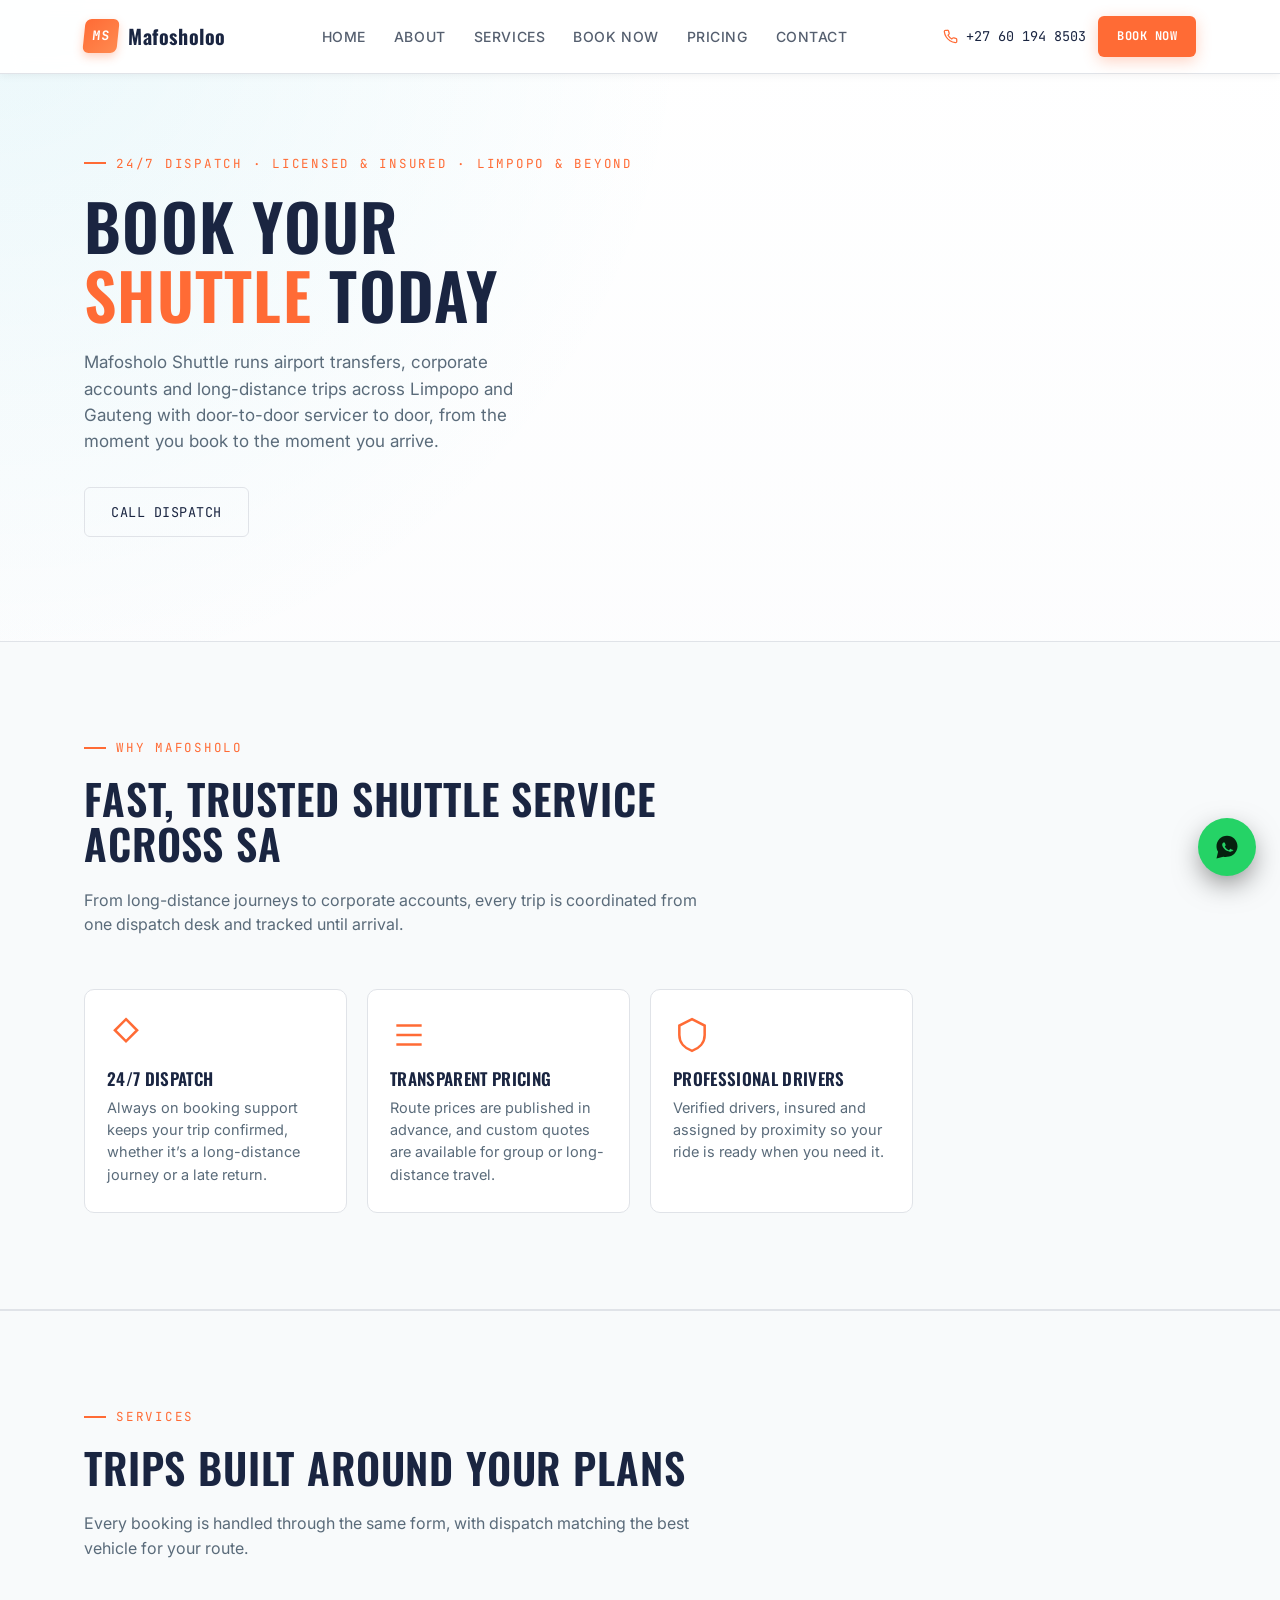
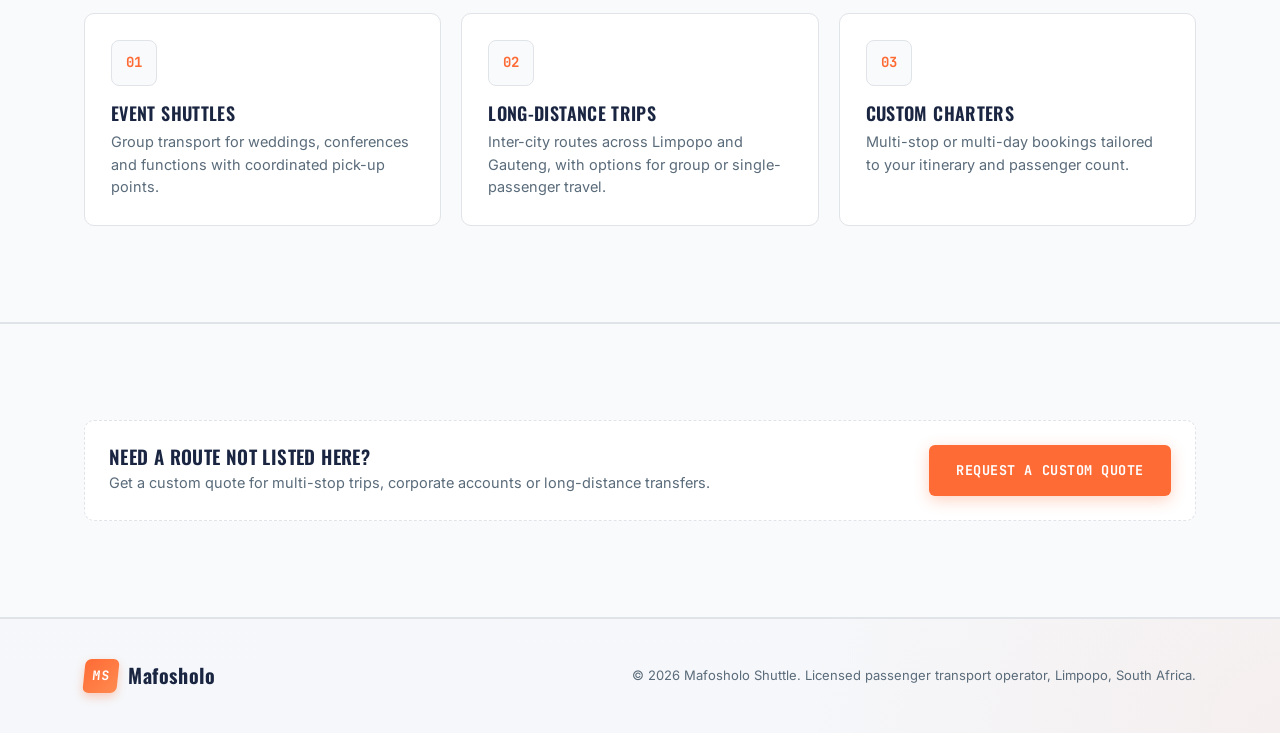
<file: index.html>
<!DOCTYPE html>
<html lang="en">
<head>
<meta charset="UTF-8">
<meta name="viewport" content="width=device-width, initial-scale=1.0">
<title>Mafoshololo Shuttle — Book Your Shuttle Today</title>
<link rel="preconnect" href="https://fonts.googleapis.com">
<link rel="preconnect" href="https://fonts.gstatic.com" crossorigin>
<link href="https://fonts.googleapis.com/css2?family=Oswald:wght@400;500;600;700&family=Inter:wght@400;500;600;700&family=JetBrains+Mono:wght@400;500;700&display=swap" rel="stylesheet">
<link rel="stylesheet" href="style.css">
</head>
<body>

<header>
  <div class="nav">
    <a href="#home" class="logo"><span class="badge">MS</span> Mafosholoo</a>
    <ul class="navlinks">
      <li><a href="#home">Home</a></li>
      <li><a href="about.html">About</a></li>
      <li><a href="services.html">Services</a></li>
      <li><a href="book.html">Book Now</a></li>
      <li><a href="pricing.html">Pricing</a></li>
      <li><a href="contact.html">Contact</a></li>
    </ul>
    <div class="nav-actions">
      <a class="nav-phone" href="tel:++27 60 194 8503">
        <svg viewBox="0 0 24 24" fill="none" stroke-width="2"><path d="M22 16.92v3a2 2 0 0 1-2.18 2 19.79 19.79 0 0 1-8.63-3.07 19.5 19.5 0 0 1-6-6 19.79 19.79 0 0 1-3.07-8.67A2 2 0 0 1 4.11 2h3a2 2 0 0 1 2 1.72c.127.96.361 1.903.7 2.81a2 2 0 0 1-.45 2.11L8.09 9.91a16 16 0 0 0 6 6l1.27-1.27a2 2 0 0 1 2.11-.45c.907.339 1.85.573 2.81.7A2 2 0 0 1 22 16.92z"/></svg>
        +27 60 194 8503
      </a>
      <a href="book.html" class="btn btn-amber btn-sm">Book Now</a>
      <button class="navtoggle" id="navToggle" aria-label="Menu">☰</button>
    </div>
  </div>
</header>

<!-- HOME / HERO -->
<section class="hero" id="home">
  <div class="wrap">
    <div class="hero-grid">
      <div>
        <div class="eyebrow">24/7 Dispatch · Licensed &amp; Insured · Limpopo &amp; Beyond</div>
        <h1>Book Your <span>Shuttle</span> Today</h1>
        <p class="lead">Mafosholo Shuttle runs airport transfers, corporate accounts and long-distance trips across Limpopo and Gauteng with door-to-door servicer to door, from the moment you book to the moment you arrive.</p>
        <div class="hero-ctas">
          <a href="tel:+27601948503" class="btn btn-outline">Call dispatch</a>
        </div>
      </div>

    </div>
  </div>
</section>

<section class="why" id="why">
  <div class="wrap">
    <div class="section-head">
      <div class="eyebrow">Why Mafosholo</div>
      <h2>Fast, trusted shuttle service across SA</h2>
      <p>From long-distance journeys to corporate accounts, every trip is coordinated from one dispatch desk and tracked until arrival.</p>
    </div>
    <div class="why-grid">
      <div class="why-card">
        <svg class="icon" viewBox="0 0 24 24"><path d="M12 2l7 7-7 7-7-7 7-7z"/></svg>
        <h3>24/7 dispatch</h3>
        <p>Always on booking support keeps your trip confirmed, whether it’s a long-distance journey or a late return.</p>
      </div>
      <div class="why-card">
        <svg class="icon" viewBox="0 0 24 24"><path d="M4 12h16M4 6h16M4 18h16"/></svg>
        <h3>Transparent pricing</h3>
        <p>Route prices are published in advance, and custom quotes are available for group or long-distance travel.</p>
      </div>
      <div class="why-card">
        <svg class="icon" viewBox="0 0 24 24"><path d="M12 2l8 4v6c0 5-3.5 8.5-8 10-4.5-1.5-8-5-8-10V6l8-4z"/></svg>
        <h3>Professional drivers</h3>
        <p>Verified drivers, insured and assigned by proximity so your ride is ready when you need it.</p>
      </div>
    </div>
  </div>
</section>

<section class="services" id="services">
  <div class="wrap">
    <div class="section-head">
      <div class="eyebrow">Services</div>
      <h2>Trips built around your plans</h2>
      <p>Every booking is handled through the same form, with dispatch matching the best vehicle for your route.</p>
    </div>
    <div class="svc-grid">
      
      <div class="svc-card">
        <div class="shield">01</div>
        <h3>Event Shuttles</h3>
        <p>Group transport for weddings, conferences and functions with coordinated pick-up points.</p>
      </div>
      <div class="svc-card">
        <div class="shield">02</div>
        <h3>Long-distance Trips</h3>
        <p>Inter-city routes across Limpopo and Gauteng, with options for group or single-passenger travel.</p>
      </div>
     
      <div class="svc-card">
        <div class="shield">03</div>
        <h3>Custom Charters</h3>
        <p>Multi-stop or multi-day bookings tailored to your itinerary and passenger count.</p>
      </div>
    </div>
  </div>
</section>

<section class="services" id="quote">
  <div class="wrap">
    <div class="quote-cta">
      <div>
        <h3>Need a route not listed here?</h3>
        <p>Get a custom quote for multi-stop trips, corporate accounts or long-distance transfers.</p>
      </div>
      <a href="contact.html" class="btn btn-amber">Request a custom quote</a>
    </div>
  </div>
</section>

<footer>
  <div class="wrap foot-row">
    <a href="index.html" class="logo"><span class="badge">MS</span> Mafosholo</a>
    <p>© 2026 Mafosholo Shuttle. Licensed passenger transport operator, Limpopo, South Africa.</p>
  </div>
</footer>

<a href="https://wa.me/+27 60 194 8503" target="_blank" class="wa-float" aria-label="Chat on WhatsApp">
  <svg viewBox="0 0 32 32"><path d="M16.001 3C9.373 3 4 8.373 4 15c0 2.348.652 4.542 1.786 6.414L4 29l7.79-1.748A11.93 11.93 0 0 0 16.001 27C22.63 27 28 21.627 28 15S22.63 3 16.001 3zm6.14 16.94c-.264.744-1.517 1.42-2.09 1.487-.554.066-1.02.28-3.44-.72-2.918-1.207-4.775-4.05-4.918-4.24-.144-.19-1.175-1.562-1.175-2.98 0-1.418.744-2.114 1.008-2.403.264-.29.577-.362.77-.362.19 0 .385.002.552.01.177.008.415-.067.65.497.264.635.897 2.19.976 2.35.08.16.132.347.026.557-.106.21-.16.34-.317.523-.16.183-.334.408-.478.548-.16.157-.325.328-.14.643.185.316.822 1.36 1.766 2.203 1.213 1.083 2.236 1.42 2.552 1.58.316.157.502.132.687-.08.185-.21.79-.92.998-1.236.21-.316.42-.263.71-.157.29.105 1.84.868 2.156 1.025.316.158.527.237.605.37.08.132.08.762-.184 1.505z"/></svg>
</a>

<script src="script.js"></script>

</body>
</html>
</file>
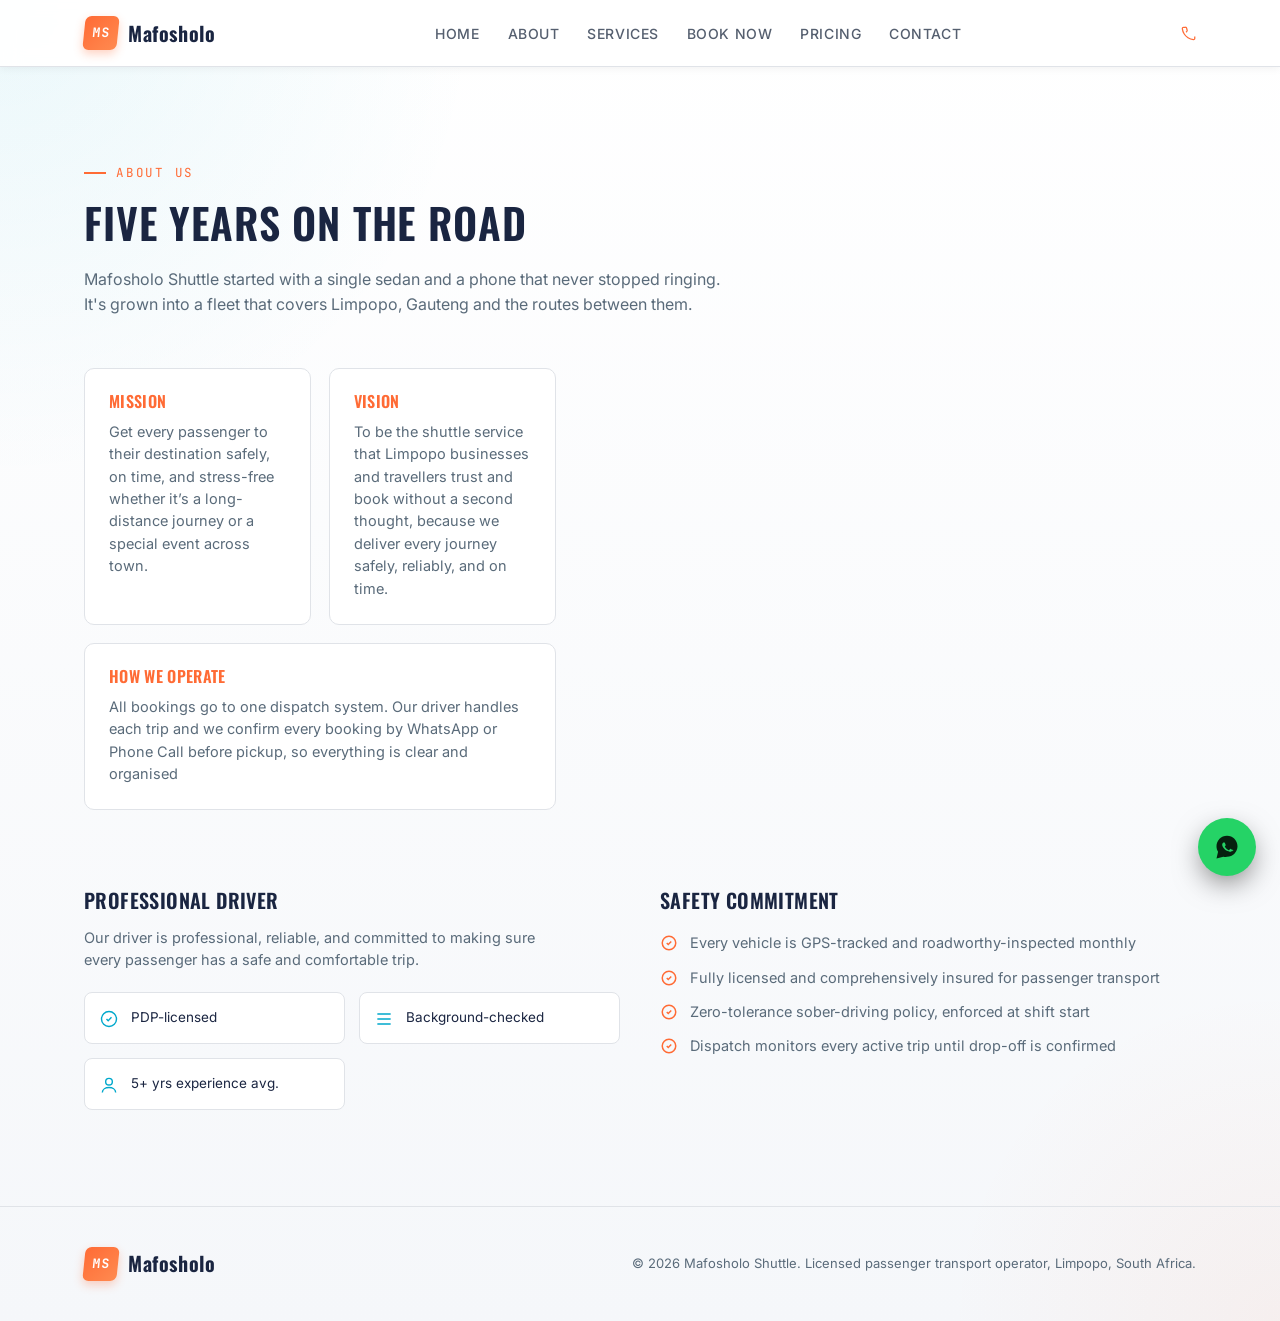
<file: about.html>
<!DOCTYPE html>
<html lang="en">
<head>
<meta charset="UTF-8">
<meta name="viewport" content="width=device-width, initial-scale=1.0">
<title>About — Mafosholo Shuttle</title>
<link rel="preconnect" href="https://fonts.googleapis.com">
<link rel="preconnect" href="https://fonts.gstatic.com" crossorigin>
<link href="https://fonts.googleapis.com/css2?family=Oswald:wght@400;500;600;700&family=Inter:wght@400;500;600;700&family=JetBrains+Mono:wght@400;500;700&display=swap" rel="stylesheet">
<link rel="stylesheet" href="style.css">
</head>
<body>
<header>
  <div class="nav">
    <a href="index.html" class="logo"><span class="badge">MS</span> Mafosholo</a>
    <ul class="navlinks">
      <li><a href="index.html">Home</a></li>
      <li><a href="about.html">About</a></li>
      <li><a href="services.html">Services</a></li>
      <li><a href="book.html">Book Now</a></li>
      <li><a href="pricing.html">Pricing</a></li>
      <li><a href="contact.html">Contact</a></li>
    </ul>
    <div class="nav-actions">
      <a class="nav-phone" href="tel:++27601948503">
        <svg viewBox="0 0 24 24" fill="none" stroke-width="2"><path d="M22 16.92v3a2 2 0 0 1-2.18 2 19.79 19.79 0 0 1-8.63-3.07 19.5 19.5 0 0 1-6-6 19.79 19.79 0 0 1-3.07-8.67A2 2 0 0 1 4.11 2h3a2 2 0 0 1 2 1.72c.127.96.361 1.903.7 2.81a2 2 0 0 1-.45 2.11L8.09 9.91a16 16 0 0 极客时间
      </a>
      <a href="book.html" class="btn btn-amber btn-sm">Book Now</a>
      <button class="navtoggle" id="navToggle" aria-label="Menu">☰</button>
    </div>
  </div>
</header>

<section id="about">
  <div class="wrap">
    <div class="section-head">
      <div class="eyebrow">About Us</div>
      <h2>Five years on the road</h2>
      <p>Mafosholo Shuttle started with a single sedan and a phone that never stopped ringing. It's grown into a fleet that covers Limpopo, Gauteng and the routes between them.</p>
    </div>

    <div class="about-top">
      <div class="mv-grid">
        <div class="mv-card">
          <h3>Mission</h3>
          <p>Get every passenger to their destination safely, on time, and stress-free whether it’s a long-distance journey or a special event across town.</p>
        </div>
        <div class="mv-card">
          <h3>Vision</h3>
          <p>To be the shuttle service that Limpopo businesses and travellers trust and book without a second thought, because we deliver every journey safely, reliably, and on time.
</p>
        </div>
        <div class="mv-card" style="grid-column:1/-1;">
          <h3>How we operate</h3>
          <p>
            All bookings go to one dispatch system. Our driver handles each trip and we confirm every booking by WhatsApp or Phone Call before pickup, so everything is clear and organised 
          </p>
        </div>
      </div>
    </div>

    <div class="about-lower">
      <div>
        <h3 style="font-size:20px;color:var(--off);">Professional driver</h3>
        <p style="color:var(--muted);font-size:14.5px;max-width:480px;">Our driver is professional, reliable, and committed to making sure every passenger has a safe and comfortable trip.</p>
        <div class="driver-badges">
          <div class="badge-item">
            <svg viewBox="0 0 24 24"><path d="M9 12l2 2 4-4"/><circle cx="12" cy="12" r="9"/></svg>
            <span>PDP-licensed</span>
          </div>
          <div class="badge-item">
            <svg viewBox="0 0 24 24"><path d="M4 12h16M4 6h16M4 18h16"/></svg>
            <span>Background-checked</span>
          </div>
          <div class="badge-item">
            <svg viewBox="0 0 24 24"><circle cx="12" cy="8" r="4"/><path d="M4 21c0-4 4-6 8-6s8 2 8 6"/></svg>
            <span>5+ yrs experience avg.</span>
          </div>
        </div>
      </div>

      <div>
        <h3 style="font-size:20px;color:var(--off);">Safety commitment</h3>
        <p style="color:var(--muted);font-size:14.5px;max-width:480px;"></p>
        <ul class="safety-list">
          <li><svg viewBox="0 0 24 24"><path d="M9 12l2 2 4-4"/><circle cx="12" cy="12" r="9"/></svg> Every vehicle is GPS-tracked and roadworthy-inspected monthly</li>
          <li><svg viewBox="0 0 24 24"><path d="M9 12l2 2 4-4"/><circle cx="12" cy="12" r="9"/></svg> Fully licensed and comprehensively insured for passenger transport</li>
          <li><svg viewBox="0 0 24 24"><path d="M9 12l2 2 4-4"/><circle cx="12" cy="12" r="9"/></svg> Zero-tolerance sober-driving policy, enforced at shift start</li>
          <li><svg viewBox="0 0 24 24"><path d="M9 12l2 2 4-4"/><circle cx="12" cy="12" r="9"/></svg> Dispatch monitors every active trip until drop-off is confirmed</li>
        </ul>
      </div>
    </div>
  </div>
</section>

<footer>
  <div class="wrap foot-row">
    <a href="index.html" class="logo"><span class="badge">MS</span> Mafosholo</a>
    <p>© 2026 Mafosholo Shuttle. Licensed passenger transport operator, Limpopo, South Africa.</p>
  </div>
</footer>

<a href="https://wa.me/27835551024" target="_blank" class="wa-float" aria-label="Chat on WhatsApp">
  <svg viewBox="0 0 32 32"><path d="M16.001 3C9.373 3 4 8.373 4 15c0 2.348.652 4.542 1.786 6.414L4 29l7.79-1.748A11.93 11.93 0 0 0 16.001 27C22.63 27 28 21.627 28 15S22.63 3 16.001 3zm6.14 16.94c-.264.744-1.517 1.42-2.09 1.487-.554.066-1.02.28-3.44-.72-2.918-1.207-4.775-4.05-4.918-4.24-.144-.19-1.175-1.562-1.175-2.98 0-1.418.744-2.114 1.008-2.403.264-.29.577-.362.77-.362.19 0 .385.002.552.01.177.008.415-.067.65.497.264.635.897 2.19.976 2.35.08.16.132.347.026.557-.106.21-.16.34-.317.523-.16.183-.334.408-.478.548-.16.157-.325.328-.14.643.185.316.822 1.36 1.766 2.203 1.213 1.083 2.236 1.42 2.552 1.58.316.157.502.132.687-.08.185-.21.79-.92.998-1.236.21-.316.42-.263.71-.157.29.105 1.84.868 2.156 1.025.316.158.527.237.605.37.08.132.08.762-.184 1.505z"/></svg>
</a>

<script src="script.js"></script>
</body>
</html>
</file>
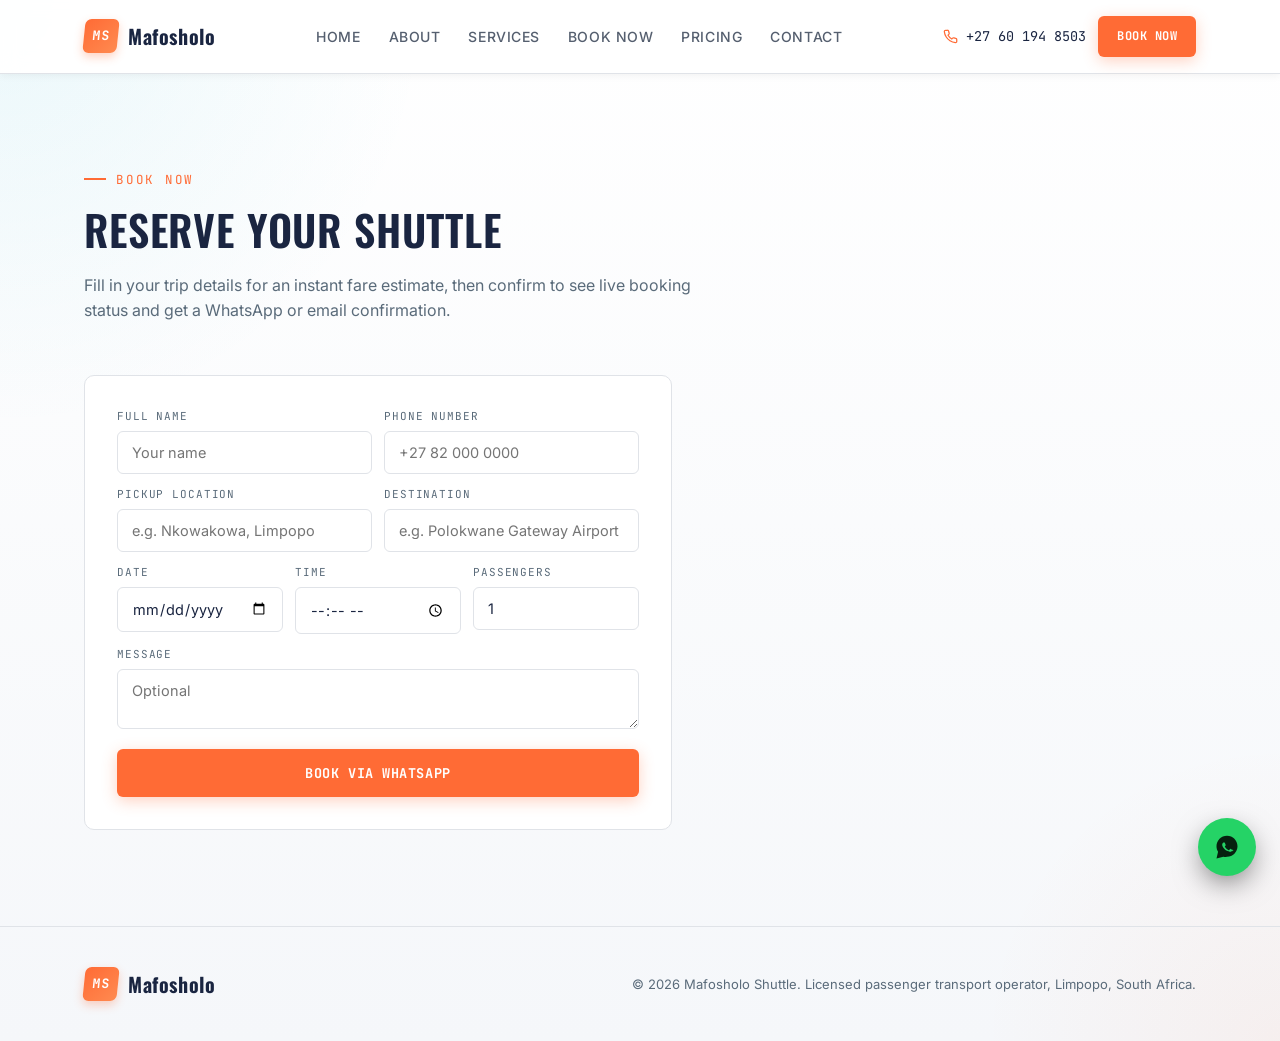
<file: book.html>
<!DOCTYPE html>
<html lang="en">
<head>
<meta charset="UTF-8">
<meta name="viewport" content="width=device-width, initial-scale=1.0">
<title>Book Now — Mafosholo Shuttle</title>
<link rel="preconnect" href="https://fonts.googleapis.com">
<link rel="preconnect" href="https://fonts.gstatic.com" crossorigin>
<link href="https://fonts.googleapis.com/css2?family=Oswald:wght@400;500;600;700&family=Inter:wght@400;500;600;700&family=JetBrains+Mono:wght@400;500;700&display=swap" rel="stylesheet">
<link rel="stylesheet" href="style.css">
</head>
<body>
<header>
  <div class="nav">
    <a href="index.html" class="logo"><span class="badge">MS</span> Mafosholo</a>
    <ul class="navlinks">
      <li><a href="index.html">Home</a></li>
      <li><a href="about.html">About</a></li>
      <li><a href="services.html">Services</a></li>
      <li><a href="book.html">Book Now</a></li>
      <li><a href="pricing.html">Pricing</a></li>
      <li><a href="contact.html">Contact</a></li>
    </ul>
    <div class="nav-actions">
      <a class="nav-phone" href="tel:++27 60 194 8503">
        <svg viewBox="0 0 24 24" fill="none" stroke-width="2"><path d="M22 16.92v3a2 2 0 0 1-2.18 2 19.79 19.79 0 0 1-8.63-3.07 19.5 19.5 0 0 1-6-6 19.79 19.79 0 0 1-3.07-8.67A2 2 0 0 1 4.11 2h3a2 2 0 0 1 2 1.72c.127.96.361 1.903.7 2.81a2 2 0 0 1-.45 2.11L8.09 9.91a16 16 0 0 0 6 6l1.27-1.27a2 2 0 0 1 2.11-.45c.907.339 1.85.573 2.81.7A2 2 0 0 1 22 16.92z"/></svg>
        +27 60 194 8503
      </a>
      <a href="book.html" class="btn btn-amber btn-sm">Book Now</a>
      <button class="navtoggle" id="navToggle" aria-label="Menu">☰</button>
    </div>
  </div>
</header>

<section id="book">
  <div class="wrap">
    <div class="section-head">
      <div class="eyebrow">Book Now</div>
      <h2>Reserve your shuttle</h2>
      <p>Fill in your trip details for an instant fare estimate, then confirm to see live booking status and get a WhatsApp or email confirmation.</p>
    </div>

    <div class="book-grid">
      <form class="book-form" id="bookForm">
        <div class="field-row">
          <div class="field">
            <label for="bName">Full name</label>
            <input type="text" id="bName" placeholder="Your name" required>
          </div>
          <div class="field">
            <label for="bPhone">Phone number</label>
            <input type="tel" id="bPhone" placeholder="+27 82 000 0000" required>
          </div>
        </div>

        <div class="field-row" style="margin-top:12px;">
          <div class="field">
            <label for="bPickup">Pickup location</label>
            <input type="text" id="bPickup" placeholder="e.g. Nkowakowa, Limpopo" required>
          </div>
          <div class="field">
            <label for="bDrop">Destination</label>
            <input type="text" id="bDrop" placeholder="e.g. Polokwane Gateway Airport" required>
          </div>
        </div>

        <div class="field-row3" style="margin-top:12px;">
          <div class="field">
            <label for="bDate">Date</label>
            <input type="date" id="bDate" required>
          </div>
          <div class="field">
            <label for="bTime">Time</label>
            <input type="time" id="bTime" required>
          </div>
          <div class="field">
            <label for="bPassengers">Passengers</label>
            <input type="number" id="bPassengers" min="1" max="20" value="1" required>
          </div>
        </div>

        <div class="field" style="margin-top:12px;">
          <label for="bNotes">Message</label>
          <textarea id="bNotes" rows="2" placeholder="Optional"></textarea>
        </div>

        <button type="submit" class="btn btn-amber btn-block" style="margin-top:20px;">Book via WhatsApp</button>
      </form>

      <div class="status-panel" id="statusPanel" style="display:none;">
        <h3>Booking Status</h3>
        <p class="hint" id="statusHint"></p>
        <div class="status-track">
          <div class="status-line"></div>
          <div class="status-line-fill" id="statusFill"></div>
          <div class="status-step">
            <div class="status-dot"><svg viewBox="0 0 24 24" fill="none" stroke-width="3"><polyline points="20 6 9 17 4 12"></polyline></svg></div>
            <h4>Booking Requested</h4>
            <p>Your booking details have been received</p>
          </div>
          <div class="status-step">
            <div class="status-dot"><svg viewBox="0 0 24 24" fill="none" stroke-width="3"><polyline points="20 6 9 17 4 12"></polyline></svg></div>
            <h4>Confirmed</h4>
            <p>Dispatch center has confirmed your booking</p>
          </div>
          <div class="status-step">
            <div class="status-dot"><svg viewBox="0 0 24 24" fill="none" stroke-width="3"><polyline points="20 6 9 17 4 12"></polyline></svg></div>
            <h4>Driver Assigned</h4>
            <p>Your driver has been assigned and is en route</p>
          </div>
          <div class="status-step">
            <div class="status-dot"><svg viewBox="0 0 24 24" fill="none" stroke-width="3"><polyline points="20 6 9 17 4 12"></polyline></svg></div>
            <h4>Arrived</h4>
            <p>Your shuttle has arrived at pickup point</p>
          </div>
        </div>
        
        <div id="driverCard" class="driver-card">
          <div class="driver-avatar" id="driverInitials"></div>
          <div class="driver-info">
            <b id="driverName"></b>
            <span id="driverVehicle"></span>
          </div>
        </div>

        <div class="confirm-actions" id="confirmActions" style="display:none;">
          <a id="waConfirmBtn" href="#" class="btn btn-whatsapp btn-block">Confirm via WhatsApp</a>
        </div>

        <div class="toast-msg" id="confirmToast">✓ Your booking is confirmed! Check WhatsApp for live updates.</div>
      </div>
    </div>
  </div>
</section>

<footer>
  <div class="wrap foot-row">
    <a href="index.html" class="logo"><span class="badge">MS</span> Mafosholo</a>
    <p>© 2026 Mafosholo Shuttle. Licensed passenger transport operator, Limpopo, South Africa.</p>
  </div>
</footer>

<a href="https://wa.me/27835551024" target="_blank" class="wa-float" aria-label="Chat on WhatsApp">
  <svg viewBox="0 0 32 32"><path d="M16.001 3C9.373 3 4 8.373 4 15c0 2.348.652 4.542 1.786 6.414L4 29l7.79-1.748A11.93 11.93 0 0 0 16.001 27C22.63 27 28 21.627 28 15S22.63 3 16.001 3zm6.14 16.94c-.264.744-1.517 1.42-2.09 1.487-.554.066-1.02.28-3.44-.72-2.918-1.207-4.775-4.05-4.918-4.24-.144-.19-1.175-1.562-1.175-2.98 0-1.418.744-2.114 1.008-2.403.264-.29.577-.362.77-.362.19 0 .385.002.552.01.177.008.415-.067.65.497.264.635.897 2.19.976 2.35.08.16.132.347.026.557-.106.21-.16.34-.317.523-.16.183-.334.408-.478.548-.16.157-.325.328-.14.643.185.316.822 1.36 1.766 2.203 1.213 1.083 2.236 1.42 2.552 1.58.316.157.502.132.687-.08.185-.21.79-.92.998-1.236.21-.316.42-.263.71-.157.29.105 1.84.868 2.156 1.025.316.158.527.237.605.37.08.132.08.762-.184 1.505z"/></svg>
</a>

<script src="script.js"></script>
</body>
</html>
</file>
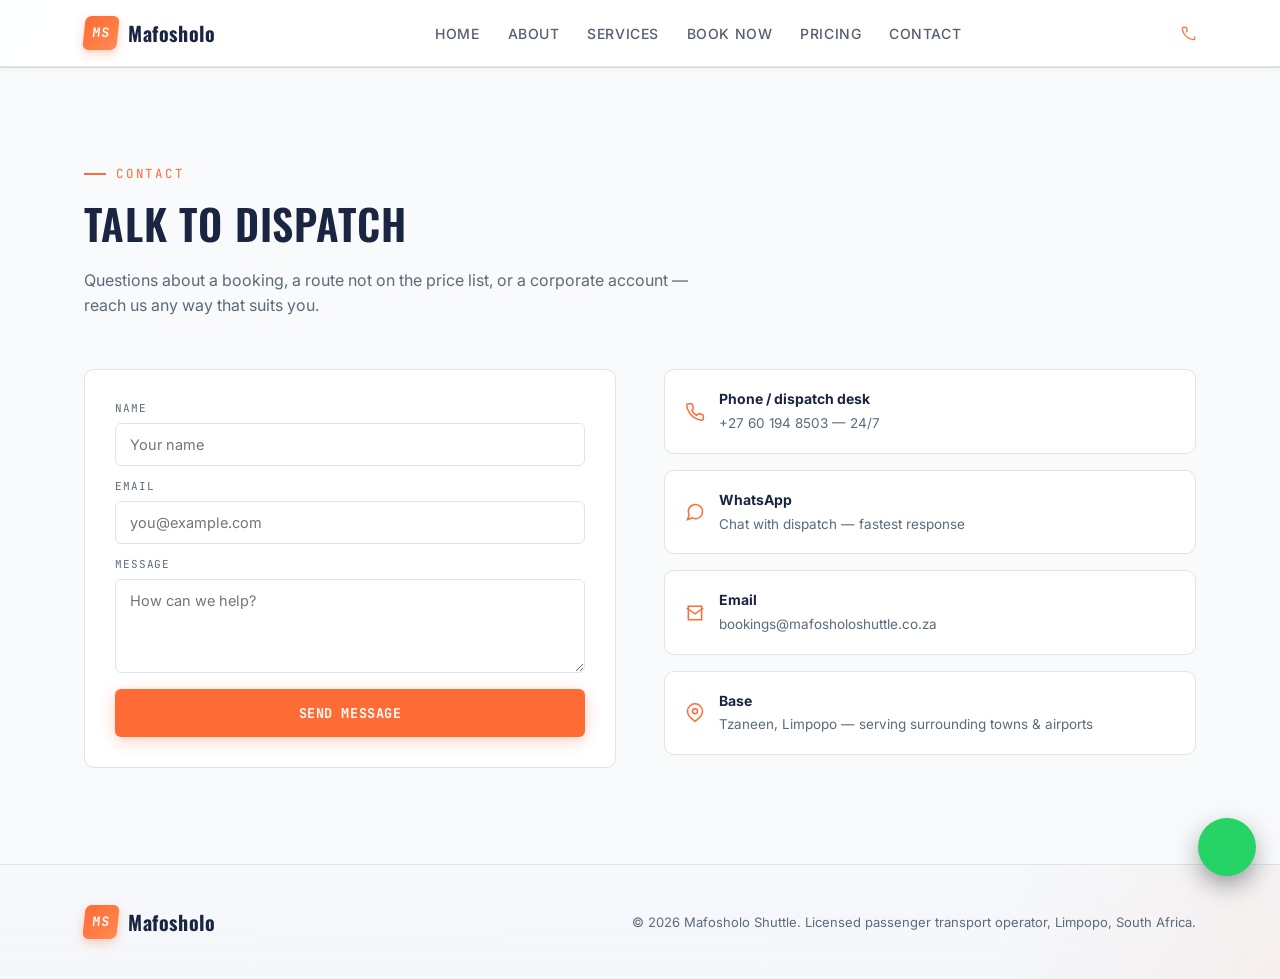
<file: contact.html>
<!DOCTYPE html>
<html lang="en">
<head>
<meta charset="UTF-8">
<meta name="viewport" content="width=device-width, initial-scale=1.0">
<title>Contact — Mafosholo Shuttle</title>
<link rel="preconnect" href="https://fonts.googleapis.com">
<link rel="preconnect" href="https://fonts.gstatic.com" crossorigin>
<link href="https://fonts.googleapis.com/css2?family=Oswald:wght@400;500;600;700&family=Inter:wght@400;500;600;700&family=JetBrains+Mono:wght@400;500;700&display=swap" rel="stylesheet">
<link rel="stylesheet" href="style.css">
</head>
<body>
<header>
  <div class="nav">
    <a href="index.html" class="logo"><span class="badge">MS</span> Mafosholo</a>
    <ul class="navlinks">
      <li><a href="index.html">Home</a></li>
      <li><a href="about.html">About</a></li>
      <li><a href="services.html">Services</a></li>
      <li><a href="book.html">Book Now</a></li>
      <li><a href="pricing.html">Pricing</a></li>
      <li><a href="contact.html">Contact</a></li>
    </ul>
    <div class="nav-actions">
      <a class="nav-phone" href="tel:+27601948503">
        <svg viewBox="0 0 24 24" fill="none" stroke-width="2"><path d="M22 16.92v3a2 2 0 0 1-2.18 2 19.79 19.79 0 0 1-8.63-3.07 19.5 19.5 0 0 1-6-6 19.79 19.79 0 0 1-3.07-8.67A2 2 0 0 1 4.11 2h3a2 2 0 0 1 2 1.72c.127.96.361 1.903.7 2.81a2 2 0 0 1-.45 2.11L8.09 9.91a16 16 0 0 极好
      </a>
      <a href="book.html" class="btn btn-amber btn-sm">Book Now</a>
      <button class="navtoggle" id="navToggle" aria-label="Menu">☰</button>
    </div>
  </div>
</header>

<section class="contact" id="contact">
  <div class="wrap">
    <div class="section-head">
      <div class="eyebrow">Contact</div>
      <h2>Talk to dispatch</h2>
      <p>Questions about a booking, a route not on the price list, or a corporate account — reach us any way that suits you.</p>
    </div>

    <div class="contact-grid">
      <form class="contact-form" id="contactForm">
        <div class="field">
          <label for="cName">Name</label>
          <input type="text" id="cName" placeholder="Your name" required>
        </div>
        <div class="field" style="margin-top:12px;">
          <label for="cEmail">Email</label>
          <input type="email" id="cEmail" placeholder="you@example.com" required>
        </div>
        <div class="field" style="margin-top:12px;">
          <label for="cMessage">Message</label>
          <textarea id="cMessage" rows="4" placeholder="How can we help?" required></textarea>
        </div>
        <button type="submit" class="btn btn-amber btn-block" style="margin-top:16px;">Send message</button>
        <div class="toast-msg" id="contactToast">Thanks — dispatch will reply within one business day.</div>
      </form>

      <div class="contact-info">
        <div class="info-row">
          <svg viewBox="0 0 24 24"><path d="M22 16.92v3a2 2 0 0 1-2.18 2 19.79 19.79 0 0 1-8.63-3.07 19.5 19.5 0 0 1-6-6 19.79 19.79 0 0 1-3.07-8.67A2 2 0 0 1 4.11 2h3a2 2 0 0 1 2 1.72c.127.96.361 1.903.7 2.81a2 2 0 0 1-.45 2.11L8.09 9.91a16 16 0 0 0 6 6l1.27-1.27a2 2 0 0 1 2.11-.45c.907.339 1.85.573 2.81.7A2 2 0 0 1 22 16.92z"/></svg>
          <div>
            <b>Phone / dispatch desk</b>
            <span><a href="tel:+27601948503">+27 60 194 8503</a> — 24/7</span>
          </div>
        </div>
        <div class="info-row">
          <svg viewBox="0 0 24 24"><path d="M21 11.5a8.38 8.38 0 0 1-.9 3.8 8.5 8.5 0 0 1-7.6 4.7 8.38 8.38 0 0 1-3.8-.9L3 21l1.9-5.7a8.38 8.38 0 0 1-.9-3.8 8.5 8.5 0 0 1 4.7-7.6 8.38 8.38 0 0 1 3.8-.9h.5a8.48 8.48 0 0 1 8 8v.5z"/></svg>
          <div>
            <b>WhatsApp</b>
            <span><a href="https://wa.me/+27601948503" target="_blank">Chat with dispatch</a> — fastest response</span>
          </div>
        </div>
        <div class="info-row">
          <svg viewBox="0 0 24 24"><path d="M4 4h16v16H4z"/><path d="M22 6l-10 7L2 6"/></svg>
          <div>
            <b>Email</b>
            <span><a href="mailto:bookings@mafosholoshuttle.co.za">bookings@mafosholoshuttle.co.za</a></span>
          </div>
        </div>
        <div class="info-row">
          <svg viewBox="0 0 24 24"><path d="M21 10c0 6-9 12-9 12s-9-6-9-12a9 9 0 0 1 18 0z"/><circle cx="12" cy="10" r="3"/></svg>
          <div>
            <b>Base</b>
            <span>Tzaneen, Limpopo — serving surrounding towns &amp; airports</span>
          </div>
        </div>
      </div>
    </div>
  </div>
</section>

<footer>
  <div class="wrap foot-row">
    <a href="index.html" class="logo"><span class="badge">MS</span> Mafosholo</a>
    <p>© 2026 Mafosholo Shuttle. Licensed passenger transport operator, Limpopo, South Africa.</p>
  </div>
</footer>

<a href="https://wa.me/+27601948503" target="_blank" class="wa-float" aria-label="Chat on WhatsApp">
  <svg viewBox="0 0 32 32"><path d="M16.001 3C9.373 3 4 8.373 4 15c0 2.348.652 4.542 1.786 6.414L4 29l7.79-1.748A11.93 11.93 0 0 0 16.001 27C22.63 27 28 21.627 28 15S22.63 3 16.001 3zm6.14 16.94c-.264.744-1.517 1.42-2.09 1.487-.554.066-1.02.28-3.44-.72-2.918-1.207-4.775-4.05-4.918-4.24-.144-.19-1.175-1.562-1.175-2.98 0-1.418.744-2.114 1.008-2.403.264-.29.577-.362.77-.362.19 0 .385.002.552.
</file>
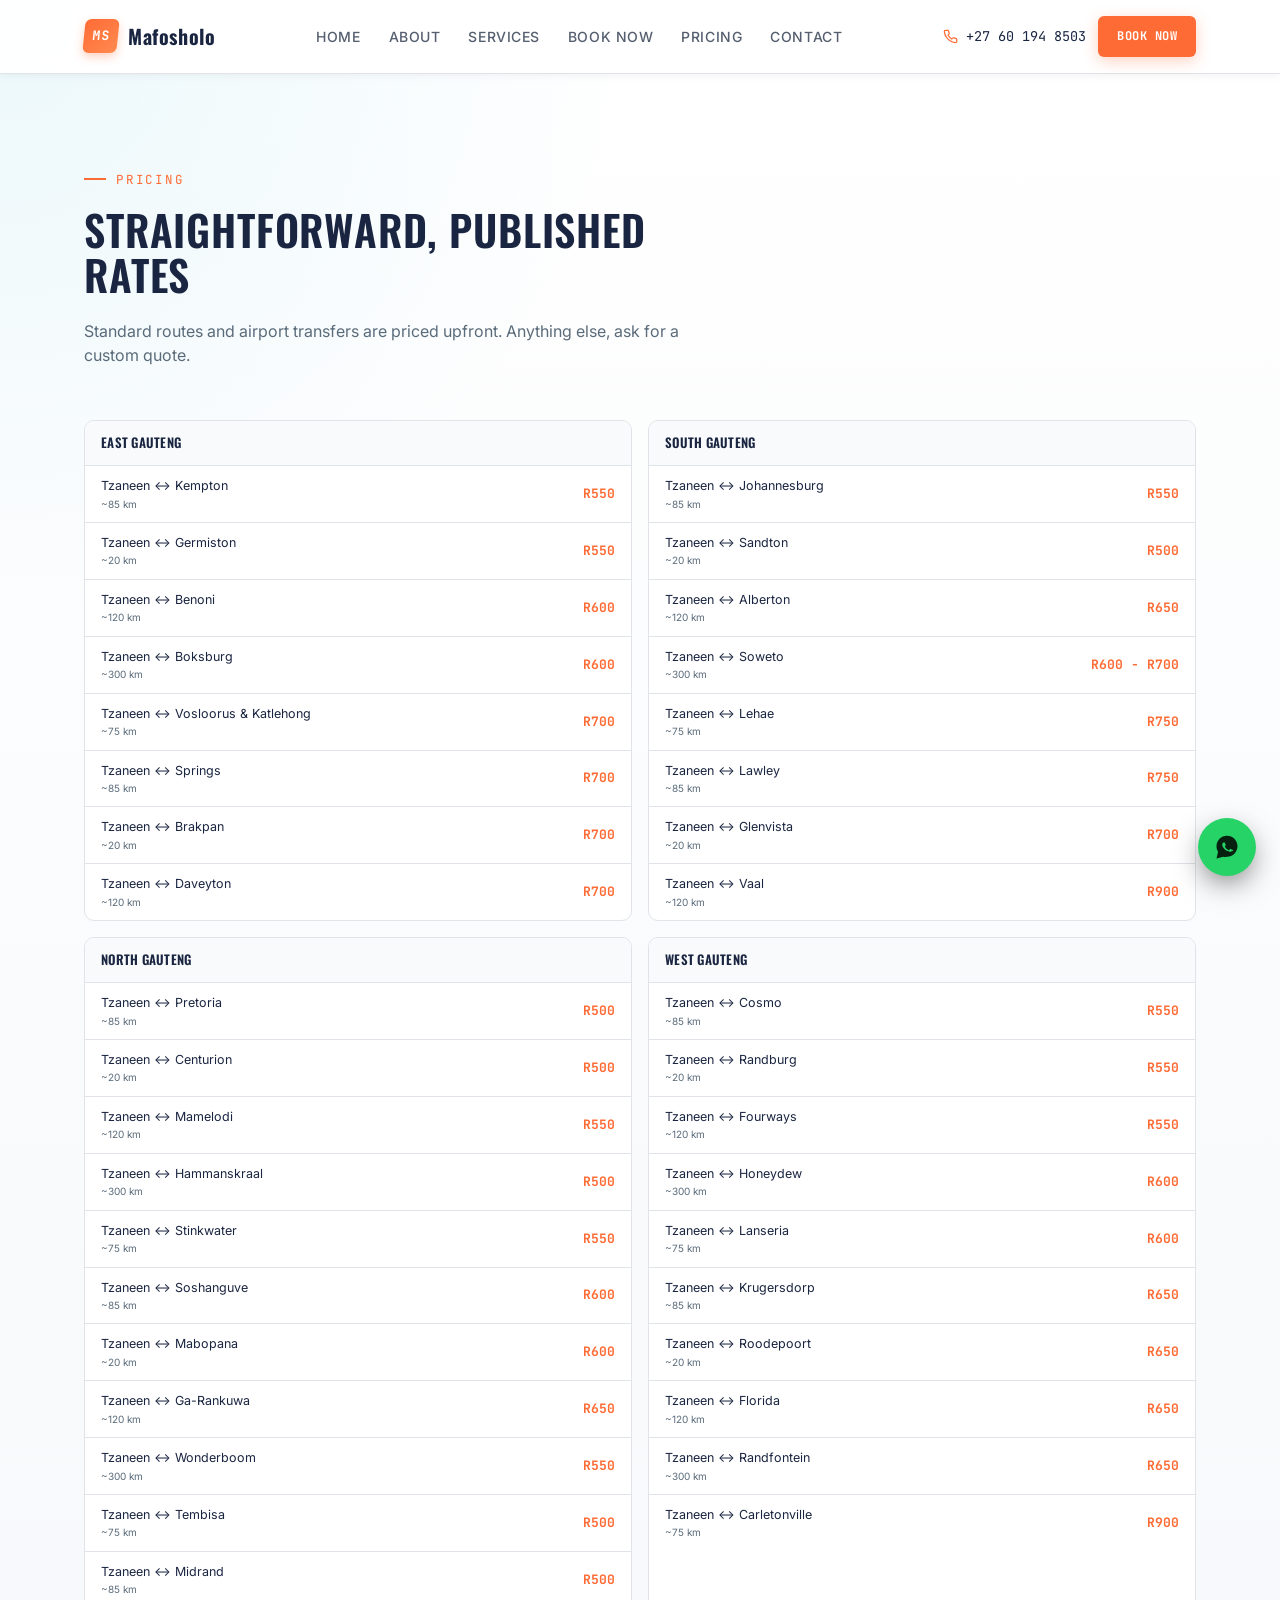
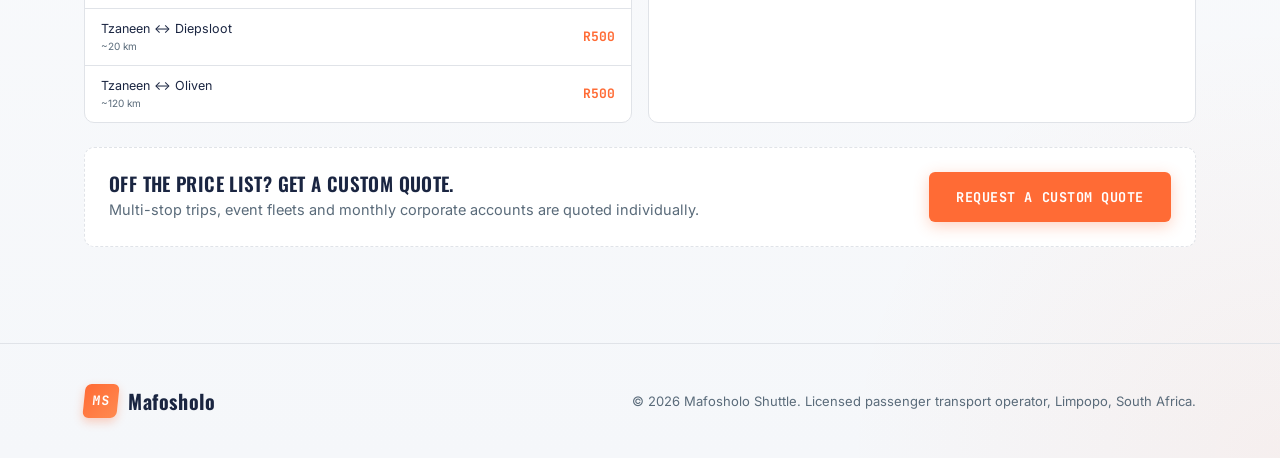
<file: pricing.html>
<!DOCTYPE html>
<html lang="en">
<head>
<meta charset="UTF-8">
<meta name="viewport" content="width=device-width, initial-scale=1.0">
<title>Pricing — Mafosholo Shuttle</title>
<link rel="preconnect" href="https://fonts.googleapis.com">
<link rel="preconnect" href="https://fonts.gstatic.com" crossorigin>
<link href="https://fonts.googleapis.com/css2?family=Oswald:wght@400;500;600;700&family=Inter:wght@400;500;600;700&family=JetBrains+Mono:wght@400;500;700&display=swap" rel="stylesheet">
<link rel="stylesheet" href="style.css">
</head>
<body>
<header>
  <div class="nav">
    <a href="index.html" class="logo"><span class="badge">MS</span> Mafosholo</a>
    <ul class="navlinks">
      <li><a href="index.html">Home</a></li>
      <li><a href="about.html">About</a></li>
      <li><a href="services.html">Services</a></li>
      <li><a href="book.html">Book Now</a></li>
      <li><a href="pricing.html">Pricing</a></li>
      <li><a href="contact.html">Contact</a></li>
    </ul>
    <div class="nav-actions">
      <a class="nav-phone" href="tel:++27601948503">
        <svg viewBox="0 0 24 24" fill="none" stroke-width="2"><path d="M22 16.92v3a2 2 0 0 1-2.18 2 19.79 19.79 0 0 1-8.63-3.07 19.5 19.5 0 0 1-6-6 19.79 19.79 0 0 1-3.07-8.67A2 2 0 0 1 4.11 2h3a2 2 0 0 1 2 1.72c.127.96.361 1.903.7 2.81a2 2 0 0 1-.45 2.11L8.09 9.91a16 16 0 0 0 6 6l1.27-1.27a2 2 0 0 1 2.11-.45c.907.339 1.85.573 2.81.7A2 2 0 0 1 22 16.92z"/></svg>
        +27 60 194 8503
      </a>
      <a href="book.html" class="btn btn-amber btn-sm">Book Now</a>
      <button class="navtoggle" id="navToggle" aria-label="Menu">☰</button>
    </div>
  </div>
</header>

<section id="pricing">
  <div class="wrap">
    <div class="section-head">
      <div class="eyebrow">Pricing</div>
      <h2>Straightforward, published rates</h2>
      <p>Standard routes and airport transfers are priced upfront. Anything else, ask for a custom quote.</p>
    </div>

    <div class="price-tables">
  <div class="price-card">
        <h3>EAST GAUTENG <span class="mono" style="color:var(--muted);font-size:12px;"></span></h3>
        <div class="price-row"><span class="route">Tzaneen ↔ Kempton<small>~85 km</small></span><span class="amount mono">R550</span></div>
        <div class="price-row"><span class="route">Tzaneen ↔ Germiston<small>~20 km</small></span><span class="amount mono">R550</span></div>
        <div class="price-row"><span class="route">Tzaneen ↔ Benoni<small>~120 km</small></span><span class="amount mono">R600</span></div>
        <div class="price-row"><span class="route">Tzaneen ↔ Boksburg<small>~300 km</small></span><span class="amount mono">R600</span></div>
        <div class="price-row"><span class="route">Tzaneen ↔ Vosloorus & Katlehong<small>~75 km</small></span><span class="amount mono">R700</span></div>
        <div class="price-row"><span class="route">Tzaneen ↔ Springs<small>~85 km</small></span><span class="amount mono">R700</span></div>
        <div class="price-row"><span class="route">Tzaneen ↔ Brakpan<small>~20 km</small></span><span class="amount mono">R700</span></div>
        <div class="price-row"><span class="route">Tzaneen ↔ Daveyton<small>~120 km</small></span><span class="amount mono">R700</span></div>
      </div>

      <div class="price-card">
        <h3>SOUTH GAUTENG <span class="mono" style="color:var(--muted);font-size:12px;"></span></h3>
        <div class="price-row"><span class="route">Tzaneen ↔ Johannesburg<small>~85 km</small></span><span class="amount mono">R550</span></div>
        <div class="price-row"><span class="route">Tzaneen ↔ Sandton<small>~20 km</small></span><span class="amount mono">R500</span></div>
        <div class="price-row"><span class="route">Tzaneen ↔ Alberton<small>~120 km</small></span><span class="amount mono">R650</span></div>
        <div class="price-row"><span class="route">Tzaneen ↔ Soweto<small>~300 km</small></span><span class="amount mono">R600 - R700</span></div>
        <div class="price-row"><span class="route">Tzaneen ↔ Lehae<small>~75 km</small></span><span class="amount mono">R750</span></div>
        <div class="price-row"><span class="route">Tzaneen ↔ Lawley<small>~85 km</small></span><span class="amount mono">R750</span></div>
        <div class="price-row"><span class="route">Tzaneen ↔ Glenvista<small>~20 km</small></span><span class="amount mono">R700</span></div>
        <div class="price-row"><span class="route">Tzaneen ↔ Vaal<small>~120 km</small></span><span class="amount mono">R900</span></div>
      </div>
      
      <div class="price-card">
        <h3>NORTH GAUTENG <span class="mono" style="color:var(--muted);font-size:12px;"></span></h3>
        <div class="price-row"><span class="route">Tzaneen ↔ Pretoria<small>~85 km</small></span><span class="amount mono">R500</span></div>
        <div class="price-row"><span class="route">Tzaneen ↔ Centurion<small>~20 km</small></span><span class="amount mono">R500</span></div>
        <div class="price-row"><span class="route">Tzaneen ↔ Mamelodi<small>~120 km</small></span><span class="amount mono">R550</span></div>
        <div class="price-row"><span class="route">Tzaneen ↔ Hammanskraal<small>~300 km</small></span><span class="amount mono">R500</span></div>
        <div class="price-row"><span class="route">Tzaneen ↔ Stinkwater<small>~75 km</small></span><span class="amount mono">R550</span></div>
        <div class="price-row"><span class="route">Tzaneen ↔ Soshanguve<small>~85 km</small></span><span class="amount mono">R600</span></div>
        <div class="price-row"><span class="route">Tzaneen ↔ Mabopana<small>~20 km</small></span><span class="amount mono">R600</span></div>
        <div class="price-row"><span class="route">Tzaneen ↔ Ga-Rankuwa<small>~120 km</small></span><span class="amount mono">R650</span></div>
        <div class="price-row"><span class="route">Tzaneen ↔ Wonderboom<small>~300 km</small></span><span class="amount mono">R550</span></div>
        <div class="price-row"><span class="route">Tzaneen ↔ Tembisa<small>~75 km</small></span><span class="amount mono">R500</span></div>
        <div class="price-row"><span class="route">Tzaneen ↔ Midrand<small>~85 km</small></span><span class="amount mono">R500</span></div>
        <div class="price-row"><span class="route">Tzaneen ↔ Diepsloot<small>~20 km</small></span><span class="amount mono">R500</span></div>
        <div class="price-row"><span class="route">Tzaneen ↔ Oliven<small>~120 km</small></span><span class="amount mono">R500</span></div>
      </div>

      <div class="price-card">
        <h3>WEST GAUTENG <span class="mono" style="color:var(--muted);font-size:12px;"></span></h3>
        <div class="price-row"><span class="route">Tzaneen ↔ Cosmo<small>~85 km</small></span><span class="amount mono">R550</span></div>
        <div class="price-row"><span class="route">Tzaneen ↔ Randburg<small>~20 km</small></span><span class="amount mono">R550</span></div>
        <div class="price-row"><span class="route">Tzaneen ↔ Fourways<small>~120 km</small></span><span class="amount mono">R550</span></div>
        <div class="price-row"><span class="route">Tzaneen ↔ Honeydew<small>~300 km</small></span><span class="amount mono">R600</span></div>
        <div class="price-row"><span class="route">Tzaneen ↔ Lanseria<small>~75 km</small></span><span class="amount mono">R600</span></div>
        <div class="price-row"><span class="route">Tzaneen ↔ Krugersdorp<small>~85 km</small></span><span class="amount mono">R650</span></div>
        <div class="price-row"><span class="route">Tzaneen ↔ Roodepoort<small>~20 km</small></span><span class="amount mono">R650</span></div>
        <div class="price-row"><span class="route">Tzaneen ↔ Florida<small>~120 km</small></span><span class="amount mono">R650</span></div>
        <div class="price-row"><span class="route">Tzaneen ↔ Randfontein<small>~300 km</small></span><span class="amount mono">R650</span></div>
        <div class="price-row"><span class="route">Tzaneen ↔ Carletonville<small>~75 km</small></span><span class="amount mono">R900</span></div>
      </div>


    </div>

    <div class="quote-cta">
      <div>
        <h3>Off the price list? Get a custom quote.</h3>
        <p>Multi-stop trips, event fleets and monthly corporate accounts are quoted individually.</p>
      </div>
      <a href="contact.html" class="btn btn-amber">Request a custom quote</a>
    </div>
  </div>
</section>

<footer>
  <div class="wrap foot-row">
    <a href="index.html" class="logo"><span class="badge">MS</span> Mafosholo</a>
    <p>© 2026 Mafosholo Shuttle. Licensed passenger transport operator, Limpopo, South Africa.</p>
  </div>
</footer>

<a href="https://wa.me/27835551024" target="_blank" class="wa-float" aria-label="Chat on WhatsApp">
  <svg viewBox="0 0 32 32"><path d="M16.001 3C9.373 3 4 8.373 4 15c0 2.348.652 4.542 1.786 6.414L4 29l7.79-1.748A11.93 11.93 0 0 0 16.001 27C22.63 27 28 21.627 28 15S22.63 3 16.001 3zm6.14 16.94c-.264.744-1.517 1.42-2.09 1.487-.554.066-1.02.28-3.44-.72-2.918-1.207-4.775-4.05-4.918-4.24-.144-.19-1.175-1.562-1.175-2.98 0-1.418.744-2.114 1.008-2.403.264-.29.577-.362.77-.362.19 0 .385.002.552.01.177.008.415-.067.65.497.264.635.897 2.19.976 2.35.08.16.132.347.026.557-.106.21-.16.34-.317.523-.16.183-.334.408-.478.548-.16.157-.325.328-.14.643.185.316.822 1.36 1.766 2.203 1.213 1.083 2.236 1.42 2.552 1.58.316.157.502.132.687-.08.185-.21.79-.92.998-1.236.21-.316.42-.263.71-.157.29.105 1.84.868 2.156 1.025.316.158.527.237.605.37.08.132.08.762-.184 1.505z"/></svg>
</a>

<script src="script.js"></script>
</body>
</html>
</file>
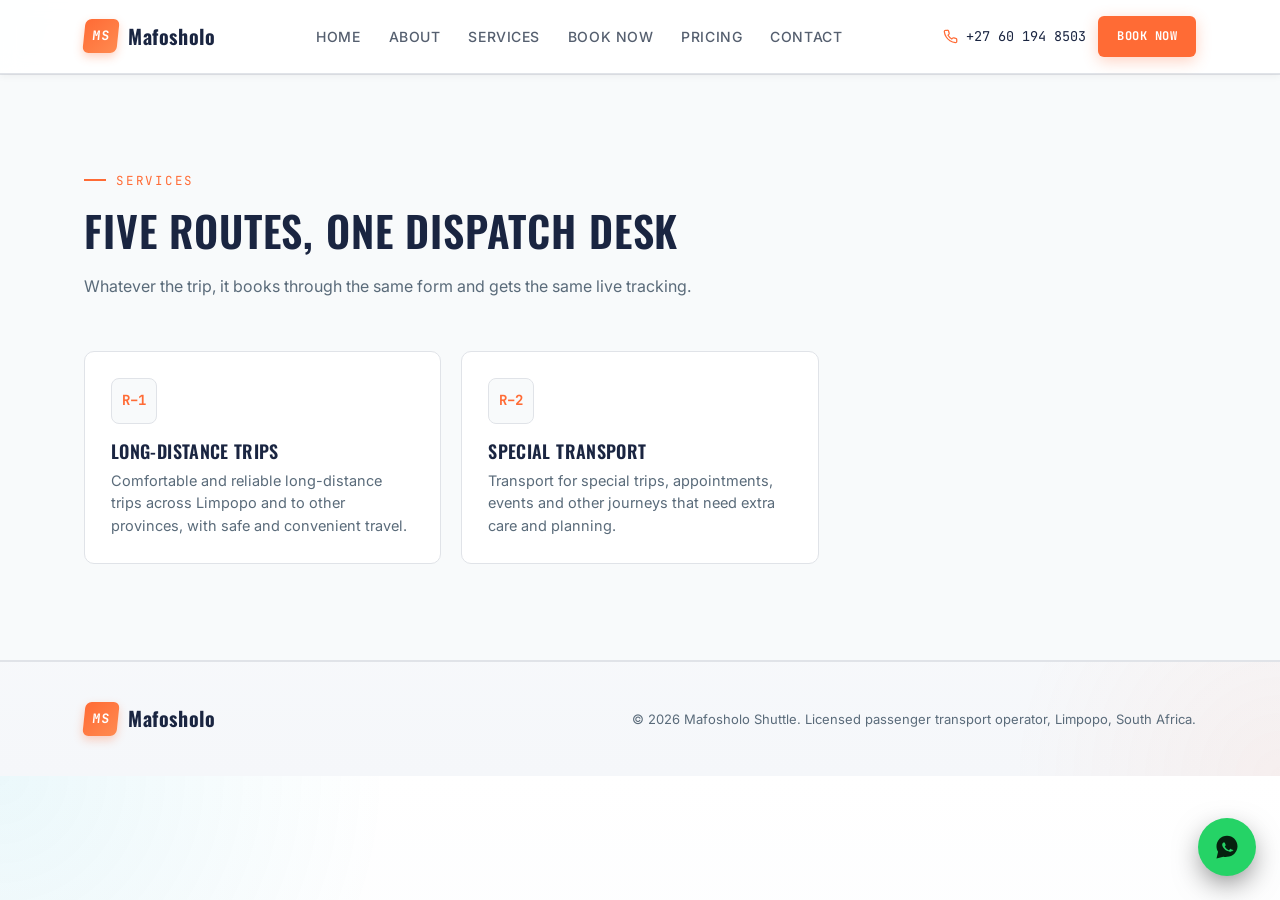
<file: services.html>
<!DOCTYPE html>
<html lang="en">
<head>
<meta charset="UTF-8">
<meta name="viewport" content="width=device-width, initial-scale=1.0">
<title>Services — Mafosholo Shuttle</title>
<link rel="preconnect" href="https://fonts.googleapis.com">
<link rel="preconnect" href="https://fonts.gstatic.com" crossorigin>
<link href="https://fonts.googleapis.com/css2?family=Oswald:wght@400;500;600;700&family=Inter:wght@400;500;600;700&family=JetBrains+Mono:wght@400;500;700&display=swap" rel="stylesheet">
<link rel="stylesheet" href="style.css">
</head>
<body>
<header>
  <div class="nav">
    <a href="index.html" class="logo"><span class="badge">MS</span> Mafosholo</a>
    <ul class="navlinks">
      <li><a href="index.html">Home</a></li>
      <li><a href="about.html">About</a></li>
      <li><a href="services.html">Services</a></li>
      <li><a href="book.html">Book Now</a></li>
      <li><a href="pricing.html">Pricing</a></li>
      <li><a href="contact.html">Contact</a></li>
    </ul>
    <div class="nav-actions">
      <a class="nav-phone" href="tel:++27 60 194 8503">
        <svg viewBox="0 0 24 24" fill="none" stroke-width="2"><path d="M22 16.92v3a2 2 0 0 1-2.18 2 19.79 19.79 0 0 1-8.63-3.07 19.5 19.5 0 0 1-6-6 19.79 19.79 0 0 1-3.07-8.67A2 2 0 0 1 4.11 2h3a2 2 0 0 1 2 1.72c.127.96.361 1.903.7 2.81a2 2 0 0 1-.45 2.11L8.09 9.91a16 16 0 0 0 6 6l1.27-1.27a2 2 0 0 1 2.11-.45c.907.339 1.85.573 2.81.7A2 2 0 0 1 22 16.92z"/></svg>
        +27 60 194 8503
      </a>
      <a href="book.html" class="btn btn-amber btn-sm">Book Now</a>
      <button class="navtoggle" id="navToggle" aria-label="Menu">☰</button>
    </div>
  </div>
</header>

<section class="services" id="services">
  <div class="wrap">
    <div class="section-head">
      <div class="eyebrow">Services</div>
      <h2>Five routes, one dispatch desk</h2>
      <p>Whatever the trip, it books through the same form and gets the same live tracking.</p>
    </div>
   
<div class="svc-grid">

  <div class="svc-card">
    <div class="shield">R–1</div>
    <h3>Long-Distance Trips</h3>
    <p>Comfortable and reliable long-distance trips across Limpopo and to other provinces, with safe and convenient travel.</p>
  </div>

  <div class="svc-card">
    <div class="shield">R–2</div>
    <h3>Special Transport</h3>
    <p>Transport for special trips, appointments, events and other journeys that need extra care and planning.</p>
  </div>

</div>

  </div>
</section>

<footer>
  <div class="wrap foot-row">
    <a href="index.html" class="logo"><span class="badge">MS</span> Mafosholo</a>
    <p>© 2026 Mafosholo Shuttle. Licensed passenger transport operator, Limpopo, South Africa.</p>
  </div>
</footer>

<a href="https://wa.me/27835551024" target="_blank" class="wa-float" aria-label="Chat on WhatsApp">
  <svg viewBox="0 0 32 32"><path d="M16.001 3C9.373 3 4 8.373 4 15c0 2.348.652 4.542 1.786 6.414L4 29l7.79-1.748A11.93 11.93 0 0 0 16.001 27C22.63 27 28 21.627 28 15S22.63 3 16.001 3zm6.14 16.94c-.264.744-1.517 1.42-2.09 1.487-.554.066-1.02.28-3.44-.72-2.918-1.207-4.775-4.05-4.918-4.24-.144-.19-1.175-1.562-1.175-2.98 0-1.418.744-2.114 1.008-2.403.264-.29.577-.362.77-.362.19 0 .385.002.552.01.177.008.415-.067.65.497.264.635.897 2.19.976 2.35.08.16.132.347.026.557-.106.21-.16.34-.317.523-.16.183-.334.408-.478.548-.16.157-.325.328-.14.643.185.316.822 1.36 1.766 2.203 1.213 1.083 2.236 1.42 2.552 1.58.316.157.502.132.687-.08.185-.21.79-.92.998-1.236.21-.316.42-.263.71-.157.29.105 1.84.868 2.156 1.025.316.158.527.237.605.37.08.132.08.762-.184 1.505z"/></svg>
</a>

<script src="script.js"></script>
</body>
</html>
</file>
<file: style.css>
:root{
    --ink:#FFFFFF;
    --ink-2:#F5F7FA;
    --panel:#FFFFFF;
    --panel-2:#F8FAFB;
    --line:#E0E3E8;
    --amber:#FF6B35;
    --amber-2:#E85A2F;
    --teal:#00A8CC;
    --off:#1a2541;
    --muted:#5A6B7A;
    --red:#FF4757;
    --green:#2ED573;
    --radius:10px;
    --wrap:1160px;
    --shadow: 0 20px 50px -20px rgba(0,0,0,0.08);
  }

  *{box-sizing:border-box;}
  html{scroll-behavior:smooth;}
  body{
    margin:0;
    background:
      radial-gradient(circle at top left, rgba(0,168,204,0.08), transparent 26%),
      radial-gradient(circle at bottom right, rgba(255,107,53,0.06), transparent 18%),
      linear-gradient(180deg, #FFFFFF, #F5F7FA);
    color:var(--off);
    font-family:'Inter',sans-serif;
    line-height:1.55;
    -webkit-font-smoothing:antialiased;
  }
  img,svg{display:block;max-width:100%;}
  a{color:inherit;}
  h1,h2,h3,h4{
    font-family:'Oswald',sans-serif;
    text-transform:uppercase;
    letter-spacing:0.02em;
    margin:0 0 0.5em;
    font-weight:600;
    line-height:1.08;
  }
  .mono{font-family:'JetBrains Mono',monospace;}
  .wrap{max-width:var(--wrap);margin:0 auto;padding:0 24px;}
  section{padding:96px 0;}
  .eyebrow{
    font-family:'JetBrains Mono',monospace;
    color:var(--amber);
    text-transform:uppercase;
    letter-spacing:0.14em;
    font-size:12.5px;
    display:flex;
    align-items:center;
    gap:10px;
    margin-bottom:18px;
  }
  .eyebrow::before{
    content:"";
    width:22px;height:2px;
    background:var(--amber);
    display:inline-block;
  }
  .btn{
    font-family:'JetBrains Mono',monospace;
    font-size:13.5px;
    letter-spacing:0.04em;
    text-transform:uppercase;
    padding:14px 26px;
    border-radius:6px;
    border:1px solid transparent;
    cursor:pointer;
    display:inline-flex;
    align-items:center;
    gap:10px;
    text-decoration:none;
    transition:transform .15s ease, background .2s ease, border-color .2s ease, box-shadow .2s ease;
  }
  .btn:hover{transform:translateY(-1px);}
  .btn:active{transform:translateY(1px);}
  .btn-amber{background:var(--amber);color:#fff;font-weight:700;box-shadow:0 4px 15px rgba(255,107,53,0.3);}
  .btn-amber:hover{background:#ff8548;box-shadow:0 6px 20px rgba(255,107,53,0.4);}
  .btn-outline{background:transparent;color:var(--off);border-color:var(--line);}
  .btn-outline:hover{border-color:var(--amber);color:var(--amber);}
  .btn-whatsapp{background:#25D366;color:#06210f;font-weight:700;}
  .btn-whatsapp:hover{background:#3fe07d;}
  .btn-block{width:100%;justify-content:center;}
  .btn-sm{padding:10px 18px;font-size:12px;}

  /* NAV */
  header{
    position:sticky;top:0;z-index:50;
    background:rgba(255,255,255,0.95);
    backdrop-filter:blur(10px);
    border-bottom:1px solid var(--line);
    box-shadow:0 2px 8px rgba(0,0,0,0.05);
  }
  .nav{
    display:flex;align-items:center;justify-content:space-between;
    padding:16px 24px;
    max-width:var(--wrap);margin:0 auto;
  }
  .logo{
    display:flex;align-items:center;gap:10px;
    font-family:'Oswald',sans-serif;
    font-size:20px;letter-spacing:0.03em;
    text-decoration:none;color:var(--off);
    font-weight:700;
  }
  .logo .badge{
    width:34px;height:34px;border-radius:6px;
    background:linear-gradient(135deg, #FF6B35, #FF8A50);color:#fff;
    display:flex;align-items:center;justify-content:center;
    font-family:'JetBrains Mono',monospace;font-weight:700;font-size:13px;
    transform:skew(-6deg);
    box-shadow:0 4px 10px rgba(255,107,53,0.3);
  }
  .navlinks{display:flex;gap:28px;list-style:none;margin:0;padding:0;}
  .navlinks a{
    text-decoration:none;color:#555F6F;
    font-size:14px;font-weight:500;
    text-transform:uppercase;letter-spacing:0.04em;
    transition:color .2s ease;
  }
  .navlinks a:hover{color:var(--off);}
  .nav-actions{display:flex;align-items:center;gap:12px;}
  .nav-phone{
    font-family:'JetBrains Mono',monospace;
    font-size:13.5px;color:var(--off);
    text-decoration:none;
    display:flex;align-items:center;gap:8px;
  }
  .nav-phone svg{width:15px;height:15px;stroke:var(--amber);}
  .navtoggle{display:none;background:none;border:1px solid var(--line);border-radius:6px;color:var(--off);padding:8px 10px;cursor:pointer;}

  /* HERO */
  .hero{padding:80px 0 60px;position:relative;overflow:hidden;}
  .hero-grid{
    display:grid;grid-template-columns:1.05fr 0.95fr;
    gap:56px;align-items:center;
  }
  .hero-grid > *{
    opacity:0;
    transform:translateY(20px);
    animation:fadeUp .75s ease-out both;
  }
  .hero-grid > *:first-child{animation-delay:.18s;}
  .hero-grid > *:nth-child(2){animation-delay:.28s;}
  .hero h1{font-size:clamp(38px,5.4vw,64px);color:var(--off);margin-bottom:20px;}
  .hero h1 span{color:var(--amber);}
  .hero p.lead{color:var(--muted);font-size:17px;max-width:480px;margin-bottom:32px;}
  .hero-ctas{display:flex;gap:14px;flex-wrap:wrap;margin-bottom:44px;}
  .hero-stats{display:flex;gap:36px;flex-wrap:wrap;border-top:1px solid var(--line);padding-top:26px;}
  .hero-stat{
    opacity:0;
    transform:translateY(12px);
    animation:fadeUp .8s ease-out both;
  }
  .hero-stat:nth-child(1){animation-delay:.4s;}
  .hero-stat:nth-child(2){animation-delay:.48s;}
  .hero-stat:nth-child(3){animation-delay:.56s;}
  .hero-stat:nth-child(4){animation-delay:.64s;}
  .hero-stat b{
    display:block;font-family:'JetBrains Mono',monospace;
    font-size:24px;color:var(--amber);font-weight:700;
  }
  .hero-stat span{font-size:12.5px;color:var(--muted);text-transform:uppercase;letter-spacing:0.05em;}

  .route-card{
    background:var(--panel);
    border:1px solid var(--line);
    border-radius:var(--radius);
    padding:22px;
    box-shadow:var(--shadow);
    position:relative;
    opacity:0;
    transform:translateY(18px);
    animation:fadeUp .75s ease-out .32s both;
  }
  .route-map{
    position:relative;
    height:170px;
    border-radius:8px;
    background:
      linear-gradient(180deg, rgba(0,168,204,0.06), rgba(0,168,204,0)) ,
      #F5F7FA;
    margin-bottom:18px;
    overflow:hidden;
    border:1px solid var(--line);
    animation:glowSpot 8s ease-in-out infinite alternate;
  }
  .route-map svg{width:100%;height:100%;}
  .route-path{
    fill:none;stroke:var(--teal);stroke-width:2.5;
    stroke-dasharray:7 7;
    stroke-linecap:round;
    animation:dashmove 1.4s linear infinite;
  }
  @keyframes dashmove{to{stroke-dashoffset:-28;}}
  @keyframes fadeUp{
    from{opacity:0;transform:translateY(22px);}
    to{opacity:1;transform:translateY(0);}
  }
  @keyframes glowSpot{
    from{box-shadow:0 0 0 0 rgba(0,168,204,0.12);}
    to{box-shadow:0 0 40px 6px rgba(0,168,204,0.04);}
  }
  .pin{fill:var(--amber);}
  .pin-end{fill:var(--teal);}

  .quick-form{display:grid;gap:12px;}
  .field{display:flex;flex-direction:column;gap:6px;}
  .field label{
    font-family:'JetBrains Mono',monospace;
    font-size:11px;text-transform:uppercase;letter-spacing:0.08em;
    color:var(--muted);
  }
  .field input, .field select, .field textarea{
    background:#FFFFFF;
    border:1px solid var(--line);
    border-radius:6px;
    padding:12px 14px;
    color:var(--off);
    font-family:'Inter',sans-serif;
    font-size:14.5px;
    outline:none;
    transition:border-color .2s ease;
  }
  .field input:focus, .field select:focus, .field textarea:focus{border-color:var(--amber);}
  .field-row{display:grid;grid-template-columns:1fr 1fr;gap:12px;}

  /* WHY CHOOSE */
  .why{background:#F8FAFB;border-top:1px solid var(--line);border-bottom:1px solid var(--line);}
  .section-head{max-width:640px;margin-bottom:52px;}
  .section-head h2{font-size:clamp(28px,3.6vw,42px);color:var(--off);}
  .section-head p{color:var(--muted);font-size:16px;}
  .why-grid{display:grid;grid-template-columns:repeat(4,1fr);gap:20px;}
  .why-card{
    background:var(--panel);border:1px solid var(--line);border-radius:var(--radius);
    padding:26px 22px;
  }
  .why-card .icon{width:38px;height:38px;stroke:var(--amber);fill:none;stroke-width:1.6;margin-bottom:16px;}
  .why-card h3{font-size:17px;color:var(--off);margin-bottom:8px;}
  .why-card p{color:var(--muted);font-size:14.5px;margin:0;}

  /* ABOUT */
  .about-top{display:grid;grid-template-columns:0.9fr 1.1fr;gap:64px;align-items:start;margin-bottom:80px;}
  .timeline{position:relative;padding-left:28px;border-left:1px dashed var(--line);}
  .tl-item{position:relative;padding-bottom:34px;}
  .tl-item:last-child{padding-bottom:0;}
  .tl-item::before{
    content:"";position:absolute;left:-33px;top:2px;
    width:10px;height:10px;border-radius:50%;
    background:var(--amber);border:3px solid #FFFFFF;
    box-shadow:0 0 0 1px var(--amber);
  }
  .tl-year{font-family:'JetBrains Mono',monospace;color:var(--amber);font-size:13px;margin-bottom:4px;}
  .tl-item h4{font-size:16px;color:var(--off);margin-bottom:6px;text-transform:none;font-family:'Inter';font-weight:600;}
  .tl-item p{color:var(--muted);font-size:14.5px;margin:0;}

  .mv-grid{display:grid;grid-template-columns:1fr 1fr;gap:18px;}
  .mv-card{background:var(--panel);border:1px solid var(--line);border-radius:var(--radius);padding:24px;}
  .mv-card h3{font-size:16px;color:var(--amber);margin-bottom:10px;}
  .mv-card p{color:var(--muted);font-size:14.5px;margin:0;}

  .about-lower{display:grid;grid-template-columns:1fr 1fr;gap:40px;}
  .driver-badges{display:grid;grid-template-columns:1fr 1fr;gap:14px;margin-top:20px;}
  .badge-item{
    display:flex;gap:12px;align-items:flex-start;
    background:var(--panel);border:1px solid var(--line);border-radius:8px;padding:14px;
  }
  .badge-item svg{width:20px;height:20px;stroke:var(--teal);fill:none;stroke-width:1.7;flex-shrink:0;margin-top:2px;}
  .badge-item span{font-size:13.5px;color:var(--off);}

  .safety-list{list-style:none;margin:20px 0 0;padding:0;display:grid;gap:12px;}
  .safety-list li{
    display:flex;gap:12px;align-items:flex-start;
    font-size:14.5px;color:var(--muted);
  }
  .safety-list li svg{width:18px;height:18px;stroke:var(--amber);fill:none;stroke-width:2;flex-shrink:0;margin-top:2px;}

  /* SERVICES */
  .services{background:#F8FAFB;border-top:1px solid var(--line);border-bottom:1px solid var(--line);}
  .svc-grid{display:grid;grid-template-columns:repeat(3,1fr);gap:20px;}
  .svc-card{
    background:var(--panel);border:1px solid var(--line);border-radius:var(--radius);
    padding:26px;position:relative;overflow:hidden;
  }
  .shield{
    width:46px;height:46px;
    background:var(--panel-2);border:1px solid var(--line);
    border-radius:8px;
    display:flex;align-items:center;justify-content:center;
    font-family:'JetBrains Mono',monospace;font-weight:700;color:var(--amber);
    margin-bottom:18px;font-size:14px;
  }
  .svc-card h3{font-size:18px;color:var(--off);margin-bottom:8px;}
  .svc-card p{color:var(--muted);font-size:14.5px;margin:0;}

  /* BOOKING */
  .book-grid{display:grid;grid-template-columns:1.1fr 0.9fr;gap:48px;align-items:start;}
  .book-form{
    background:var(--panel);border:1px solid var(--line);border-radius:var(--radius);
    padding:32px;
  }
  .book-form .field-row3{display:grid;grid-template-columns:1fr 1fr 1fr;gap:12px;}
  .fare-box{
    margin-top:22px;padding:18px;border-radius:8px;
    background:#F8FAFB;border:1px dashed var(--line);
    display:flex;justify-content:space-between;align-items:center;
  }
  .fare-box .fare-label{font-size:12.5px;color:var(--muted);text-transform:uppercase;letter-spacing:0.06em;font-family:'JetBrains Mono',monospace;}
  .fare-box .fare-value{font-family:'JetBrains Mono',monospace;font-size:26px;color:var(--amber);font-weight:700;}

  .status-panel{
    background:var(--panel);border:1px solid var(--line);border-radius:var(--radius);
    padding:28px;position:sticky;top:100px;
  }
  .status-panel h3{font-size:16px;color:var(--off);margin-bottom:6px;}
  .status-panel .hint{color:var(--muted);font-size:13.5px;margin-bottom:22px;}
  .status-track{position:relative;padding-left:30px;}
  .status-line{
    position:absolute;left:9px;top:6px;bottom:6px;width:2px;
    background:var(--line);
  }
  .status-line-fill{
    position:absolute;left:9px;top:6px;width:2px;
    background:var(--teal);height:0%;
    transition:height .6s ease;
  }
  .status-step{position:relative;padding-bottom:28px;}
  .status-step:last-child{padding-bottom:0;}
  .status-dot{
    position:absolute;left:-30px;top:0;
    width:20px;height:20px;border-radius:50%;
    background:var(--panel-2);border:2px solid var(--line);
    display:flex;align-items:center;justify-content:center;
    transition:all .3s ease;
  }
  .status-dot svg{width:11px;height:11px;stroke:var(--ink);fill:none;stroke-width:3;opacity:0;transition:opacity .2s ease;}
  .status-step.active .status-dot{background:var(--teal);border-color:var(--teal);}
  .status-step.active .status-dot svg{opacity:1;}
  .status-step.current .status-dot{background:var(--amber);border-color:var(--amber);animation:pulse 1.4s ease-in-out infinite;}
  @keyframes pulse{0%,100%{box-shadow:0 0 0 0 rgba(255,107,53,0.5);}50%{box-shadow:0 0 0 6px rgba(255,107,53,0);}}
  .status-step h4{font-size:14px;color:var(--muted);margin:0 0 3px;text-transform:uppercase;letter-spacing:0.04em;font-family:'JetBrains Mono',monospace;font-weight:500;}
  .status-step.active h4, .status-step.current h4{color:var(--off);}
  .status-step p{margin:0;font-size:13px;color:var(--muted);}
  .driver-card{
    display:none;
    margin-top:8px;gap:12px;align-items:center;
    background:#F5F7FA;border:1px solid var(--line);border-radius:8px;padding:12px;
  }
  .driver-card.show{display:flex;}
  .driver-avatar{
    width:42px;height:42px;border-radius:50%;
    background:linear-gradient(135deg,#FF6B35,#00D9FF);
    display:flex;align-items:center;justify-content:center;
    font-family:'Oswald';font-weight:700;color:#fff;font-size:15px;flex-shrink:0;
  }
  .driver-info b{display:block;font-size:14px;color:var(--off);}
  .driver-info span{font-size:12.5px;color:var(--muted);}
  .confirm-actions{display:grid;gap:10px;margin-top:20px;}
  .status-empty{color:var(--muted);font-size:13.5px;}

  /* FLEET */
  .fleet{background:#F8FAFB;border-top:1px solid var(--line);border-bottom:1px solid var(--line);}
  .fleet-grid{display:grid;grid-template-columns:repeat(4,1fr);gap:20px;}
  .fleet-card{
    background:var(--panel);border:1px solid var(--line);border-radius:var(--radius);
    overflow:hidden;
  }
  .fleet-art{
    height:140px;background:#F0F2F5;
    display:flex;align-items:center;justify-content:center;
    border-bottom:1px solid var(--line);
    padding:14px;
  }
  .fleet-body{padding:20px;}
  .fleet-body h3{font-size:16px;color:var(--off);margin-bottom:6px;}
  .fleet-meta{display:flex;justify-content:space-between;align-items:center;margin-top:14px;}
  .fleet-meta .seats{font-family:'JetBrains Mono',monospace;color:var(--amber);font-size:13px;}
  .fleet-meta .tag{font-size:11.5px;color:var(--muted);text-transform:uppercase;letter-spacing:0.05em;border:1px solid var(--line);padding:4px 8px;border-radius:20px;}

  /* PRICING */
  .price-tables{display:grid;grid-template-columns:1fr 1fr;gap:16px;margin-bottom:24px;}
  .price-card{background:var(--panel);border:1px solid var(--line);border-radius:var(--radius);overflow:hidden;}
  .price-card h3{
    padding:14px 16px;margin:0;font-size:13px;color:var(--off);
    border-bottom:1px solid var(--line);background:var(--panel-2);
  }
  .price-row{
    display:flex;justify-content:space-between;align-items:center;
    padding:10px 16px;border-bottom:1px solid var(--line);font-size:12.5px;
  }
  .price-row:last-child{border-bottom:none;}
  .price-row .route{color:var(--off);}
  .price-row .route small{display:block;color:var(--muted);font-size:10px;margin-top:1px;}
  .price-row .amount{font-family:'JetBrains Mono',monospace;color:var(--amber);font-weight:700;font-size:13px;}
  .quote-cta{
    background:var(--panel);border:1px dashed var(--line);border-radius:var(--radius);
    padding:24px;display:flex;justify-content:space-between;align-items:center;gap:24px;flex-wrap:wrap;
  }
  .quote-cta h3{font-size:19px;color:var(--off);margin-bottom:6px;}
  .quote-cta p{color:var(--muted);margin:0;font-size:14.5px;}

  /* CONTACT */
  .contact{background:#F8FAFB;border-top:1px solid var(--line);}
  .contact-grid{display:grid;grid-template-columns:1fr 1fr;gap:48px;}
  .contact-form{background:var(--panel);border:1px solid var(--line);border-radius:var(--radius);padding:30px;}
  .contact-info{display:flex;flex-direction:column;gap:16px;}
  .info-row{
    display:flex;gap:14px;align-items:center;
    background:var(--panel);border:1px solid var(--line);border-radius:10px;padding:18px 20px;
  }
  .info-row svg{width:20px;height:20px;stroke:var(--amber);fill:none;stroke-width:1.8;flex-shrink:0;}
  .info-row b{display:block;font-size:14px;color:var(--off);}
  .info-row span{font-size:13.5px;color:var(--muted);}
  .info-row a{text-decoration:none;}

  footer{padding:40px 0;border-top:1px solid var(--line);}
  .foot-row{display:flex;justify-content:space-between;align-items:center;flex-wrap:wrap;gap:16px;}
  .foot-row p{color:var(--muted);font-size:13px;margin:0;}

  /* WhatsApp float */
  .wa-float{
    position:fixed;bottom:24px;right:24px;z-index:60;
    width:58px;height:58px;border-radius:50%;
    background:#25D366;display:flex;align-items:center;justify-content:center;
    box-shadow:0 10px 30px -6px rgba(0,0,0,0.6);
    text-decoration:none;
  }
  .wa-float svg{width:28px;height:28px;fill:#06210f;}

  .toast-msg{
    display:none;
    margin-top:14px;padding:12px 14px;border-radius:8px;
    background:rgba(46,213,115,0.1);border:1px solid rgba(46,213,115,0.3);
    color:#1a7d47;font-size:13.5px;
  }
  .toast-msg.show{display:block;}

  @media(max-width:980px){
    .hero-grid, .about-top, .about-lower, .book-grid, .contact-grid{grid-template-columns:1fr;}
    .why-grid{grid-template-columns:repeat(2,1fr);}
    .svc-grid{grid-template-columns:repeat(2,1fr);}
    .fleet-grid{grid-template-columns:repeat(2,1fr);}
    .price-tables{grid-template-columns:1fr;}
    .navlinks{display:none;}
    .navtoggle{display:block;}
    .status-panel{position:static;}
  }
  @media(max-width:560px){
    .why-grid, .svc-grid, .fleet-grid{grid-template-columns:1fr;}
    .field-row, .book-form .field-row3{grid-template-columns:1fr;}
    section{padding:64px 0;}
    .shield{display:none;}
  }
  @media (prefers-reduced-motion: reduce){
    .route-path{animation:none;}
    .status-dot{animation:none !important;}
    html{scroll-behavior:auto;}
  }
</file>
